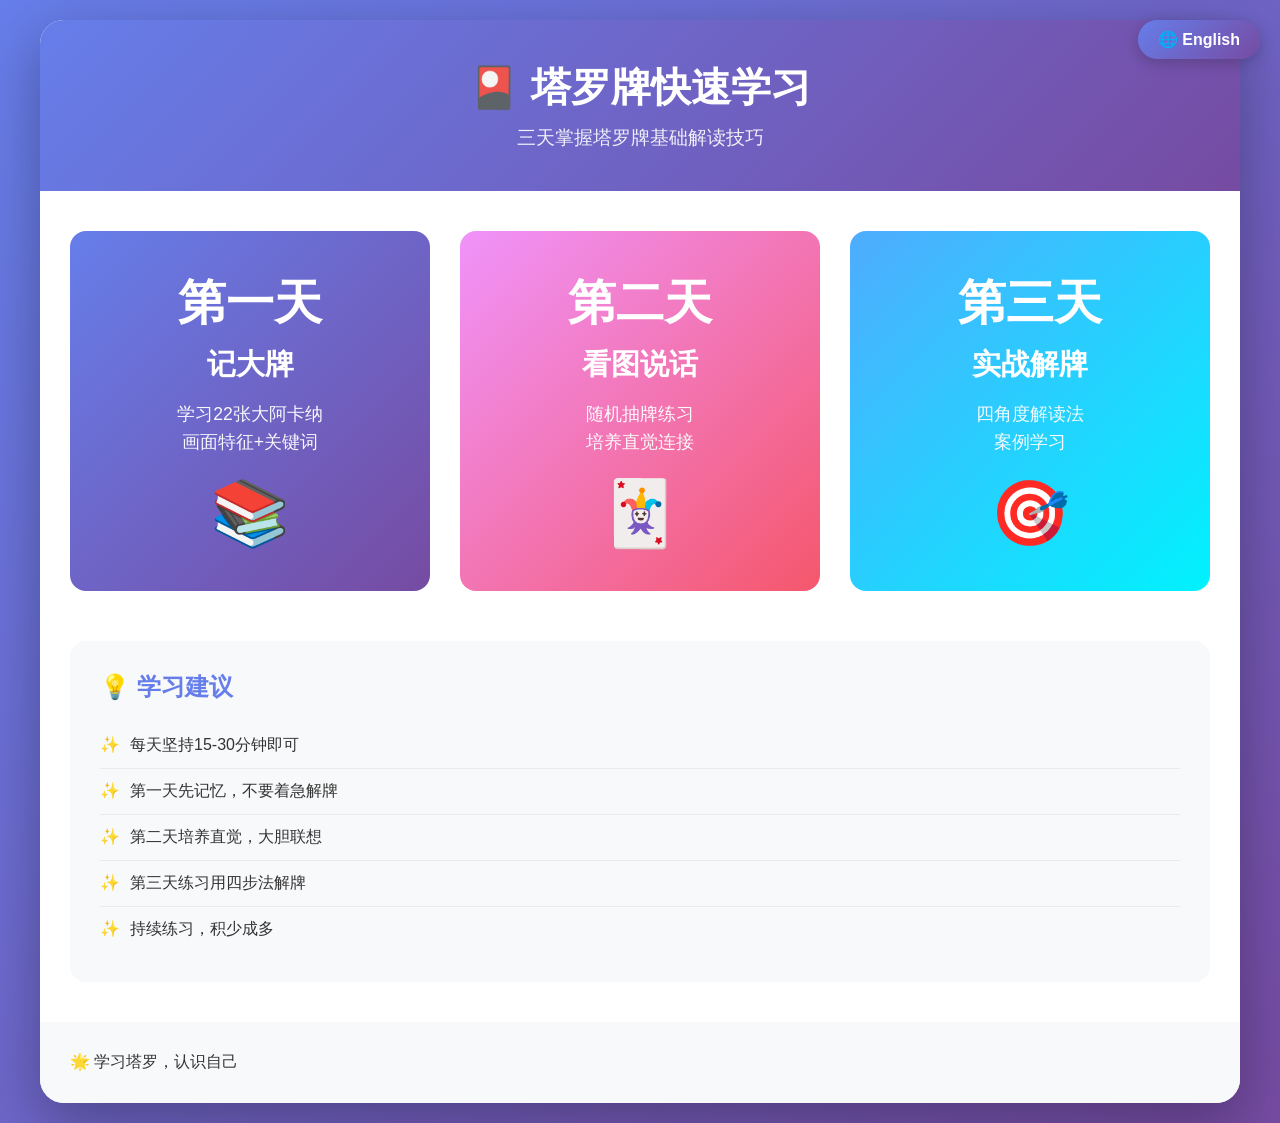
<file: index.html>
<!DOCTYPE html>
<html lang="zh-CN">
<head>
    <meta charset="UTF-8">
    <meta name="viewport" content="width=device-width, initial-scale=1.0">
    <title data-i18n-title="indexTitle">塔罗牌快速学习</title>
    <link rel="stylesheet" href="styles.css">
</head>
<body>
    <div class="lang-switch">
        <button class="lang-btn" id="langBtn" onclick="toggleLanguage()" data-i18n="langBtn">🌐 English</button>
    </div>

    <div class="container">
        <header class="header">
            <h1 class="title" data-i18n="indexTitle">🎴 塔罗牌快速学习</h1>
            <p class="subtitle" data-i18n="indexSubtitle">三天掌握塔罗牌基础解读技巧</p>
        </header>

        <main class="main-content">
            <div class="days-grid">
                <a href="day1.html" class="day-card day-1">
                    <div class="day-number" data-i18n="day1Number">第一天</div>
                    <div class="day-title" data-i18n="day1Title">记大牌</div>
                    <div class="day-desc" data-i18n="day1Desc">学习22张大阿卡纳<br>画面特征+关键词</div>
                    <div class="day-icon">📚</div>
                </a>

                <a href="day2.html" class="day-card day-2">
                    <div class="day-number" data-i18n="day2Number">第二天</div>
                    <div class="day-title" data-i18n="day2Title">看图说话</div>
                    <div class="day-desc" data-i18n="day2Desc">随机抽牌练习<br>培养直觉连接</div>
                    <div class="day-icon">🃏</div>
                </a>

                <a href="day3.html" class="day-card day-3">
                    <div class="day-number" data-i18n="day3Number">第三天</div>
                    <div class="day-title" data-i18n="day3Title">实战解牌</div>
                    <div class="day-desc" data-i18n="day3Desc">四角度解读法<br>案例学习</div>
                    <div class="day-icon">🎯</div>
                </a>
            </div>

            <div class="tips-section">
                <h2 class="tips-title" data-i18n="tipsTitle">💡 学习建议</h2>
                <ul class="tips-list">
                    <li data-i18n="tip1">每天坚持15-30分钟即可</li>
                    <li data-i18n="tip2">第一天先记忆，不要着急解牌</li>
                    <li data-i18n="tip3">第二天培养直觉，大胆联想</li>
                    <li data-i18n="tip4">第三天练习用四步法解牌</li>
                    <li data-i18n="tip5">持续练习，积少成多</li>
                </ul>
            </div>
        </main>

        <footer class="footer">
            <p data-i18n="footerText">🌟 学习塔罗，认识自己</p>
        </footer>
    </div>

    <script src="translation.js"></script>
</body>
</html>
</file>
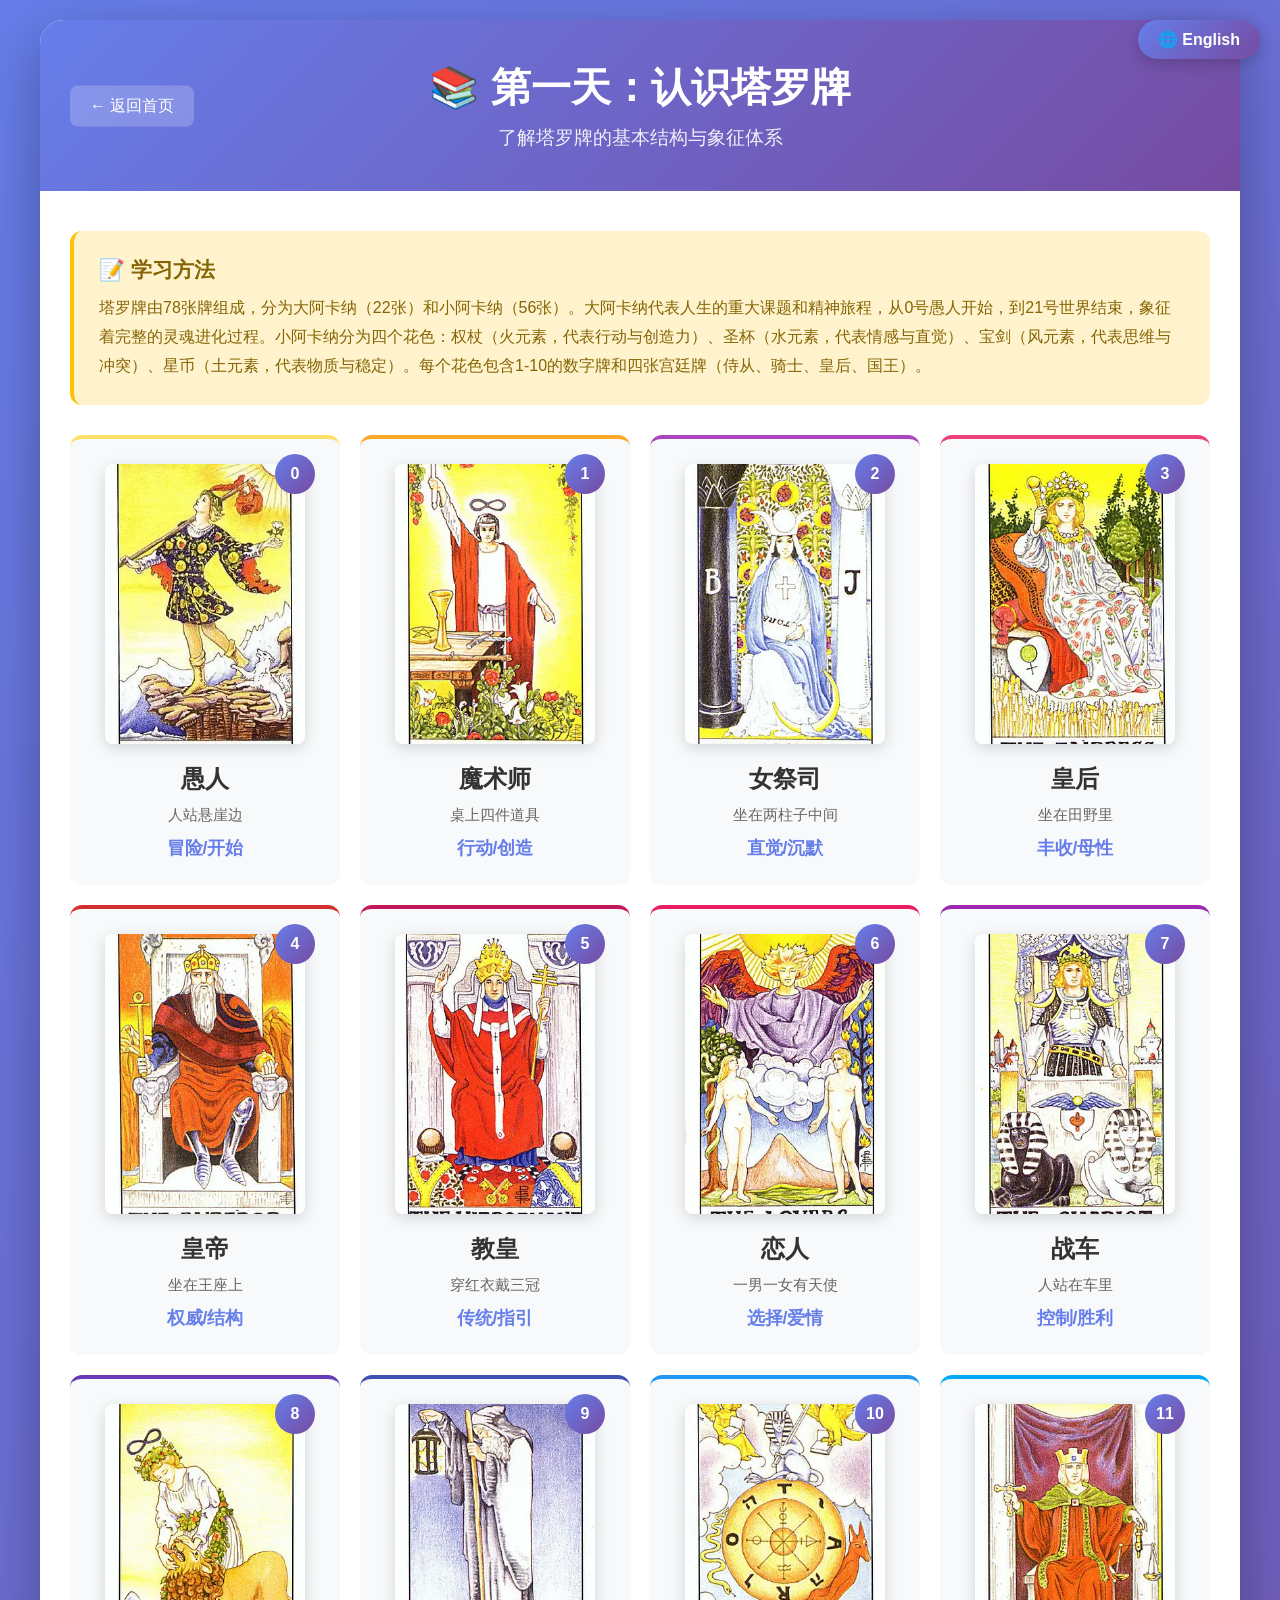
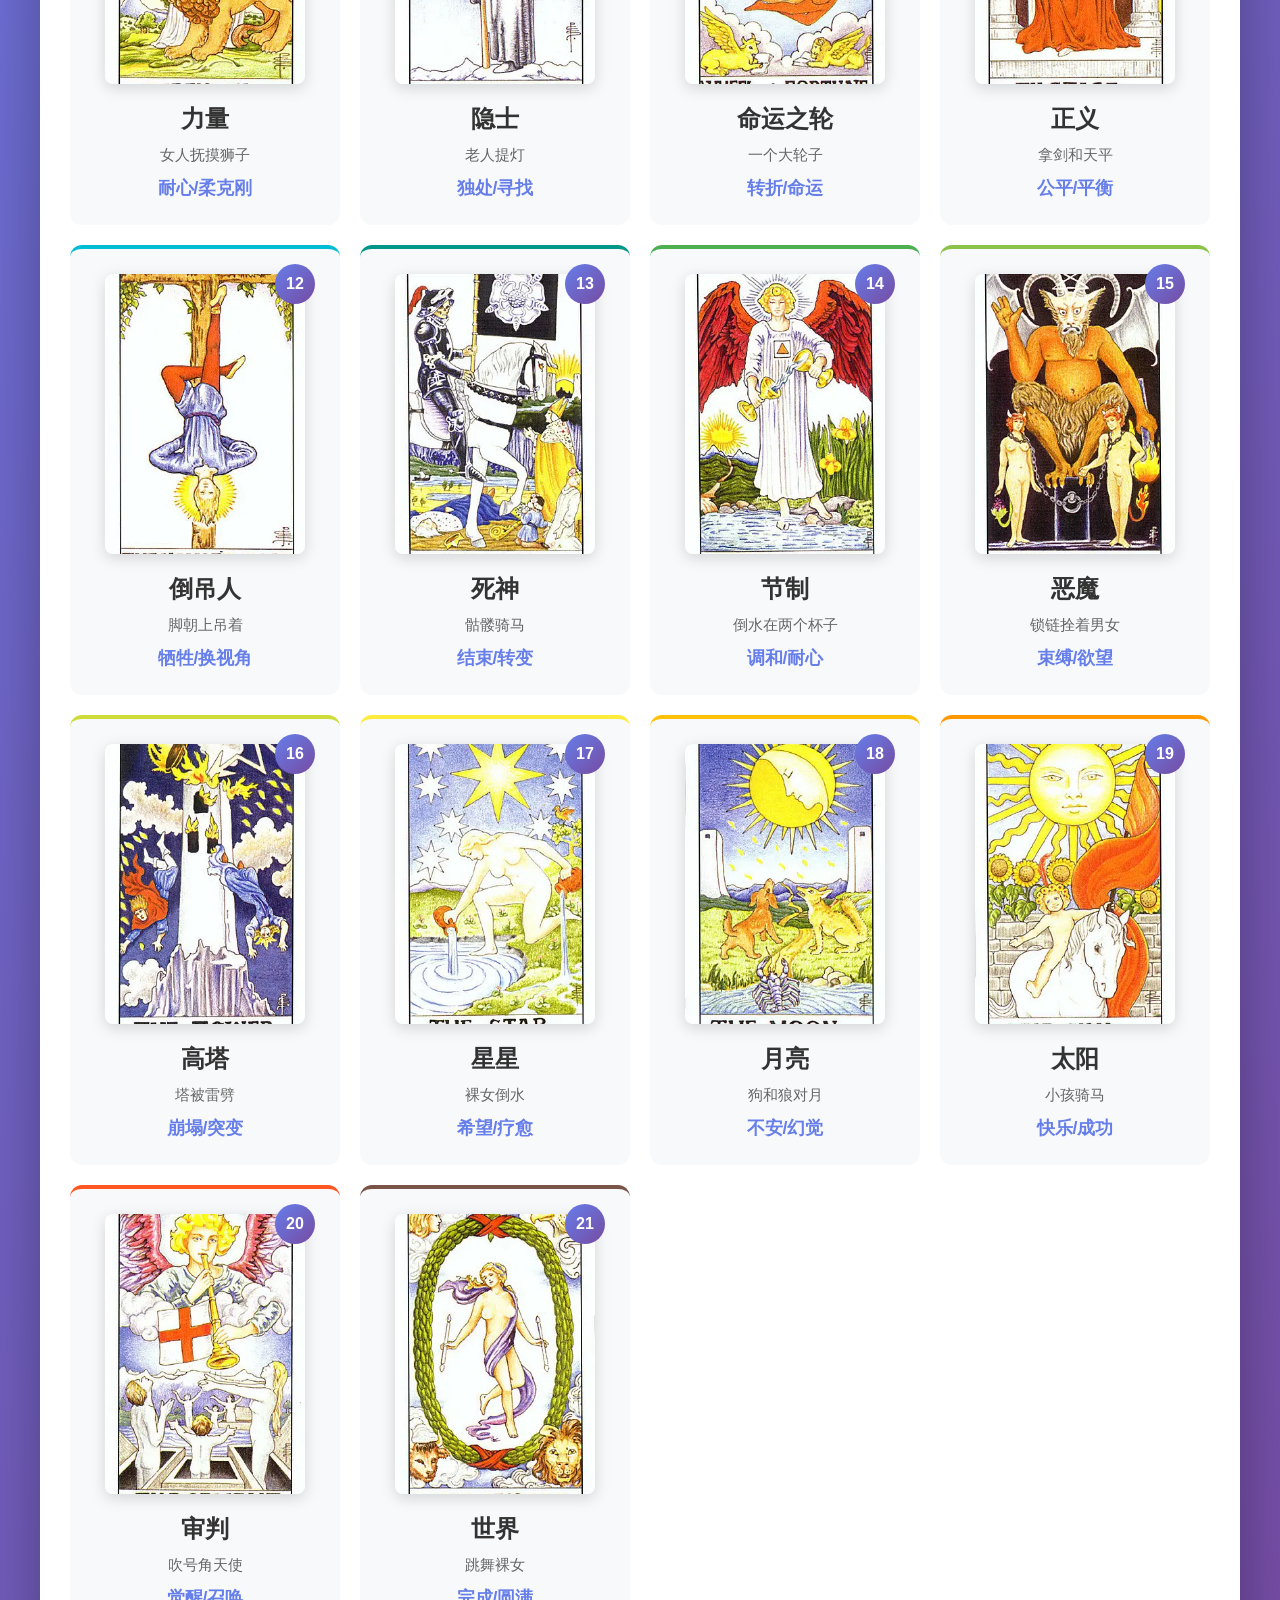
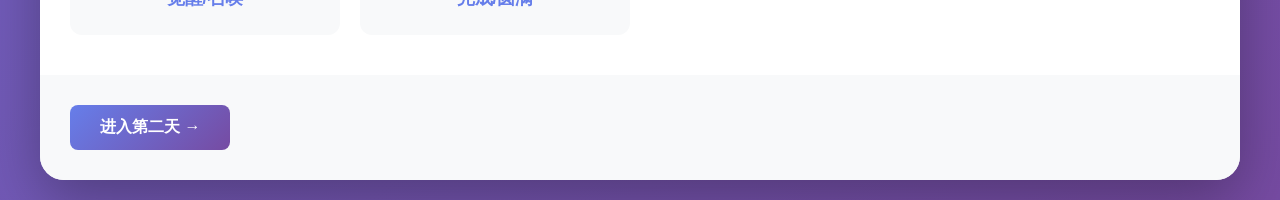
<file: day1.html>
<!DOCTYPE html>
<html lang="zh-CN">
<head>
    <meta charset="UTF-8">
    <meta name="viewport" content="width=device-width, initial-scale=1.0">
    <title data-i18n-title="day1PageTitle">第一天：认识塔罗牌 - 塔罗牌快速学习</title>
    <link rel="stylesheet" href="styles.css">
</head>
<body>
    <div class="lang-switch">
        <button class="lang-btn" id="langBtn" onclick="toggleLanguage()" data-i18n="langBtn">🌐 English</button>
    </div>

    <div class="container">
        <header class="header">
            <a href="index.html" class="back-btn" data-i18n="backBtn">← 返回首页</a>
            <h1 class="title" data-i18n="day1PageTitle">📚 第一天：认识塔罗牌</h1>
            <p class="subtitle" data-i18n="day1Subtitle">了解塔罗牌的基本结构与象征体系</p>
        </header>

        <main class="main-content">
            <div class="day-guide">
                <h2 class="guide-title" data-i18n="day1GuideTitle">📝 学习方法</h2>
                <p class="guide-text" data-i18n="day1GuideText">
                    塔罗牌由78张牌组成，分为大阿卡纳（22张）和小阿卡纳（56张）。大阿卡纳代表人生的重大课题和精神旅程，从0号愚人开始，到21号世界结束，象征着完整的灵魂进化过程。小阿卡纳分为四个花色：权杖（火元素，代表行动与创造力）、圣杯（水元素，代表情感与直觉）、宝剑（风元素，代表思维与冲突）、星币（土元素，代表物质与稳定）。每个花色包含1-10的数字牌和四张宫廷牌（侍从、骑士、皇后、国王）。
                </p>
            </div>

            <div class="cards-grid" id="cardsGrid"></div>
        </main>

        <footer class="footer">
            <a href="day2.html" class="next-page-btn" data-i18n="nextPageBtn">进入第二天 →</a>
        </footer>
    </div>

    <script src="translation.js"></script>
    <script>
        const cardsData = [
            { id: 0, nameKey: "fool", featureKey: "foolFeature", keywordKey: "foolKeyword", color: "#FFE066", img: "图库/愚人.webp" },
            { id: 1, nameKey: "magician", featureKey: "magicianFeature", keywordKey: "magicianKeyword", color: "#FFA726", img: "图库/魔术师.webp" },
            { id: 2, nameKey: "priestess", featureKey: "priestessFeature", keywordKey: "priestessKeyword", color: "#AB47BC", img: "图库/女祭司.webp" },
            { id: 3, nameKey: "empress", featureKey: "empressFeature", keywordKey: "empressKeyword", color: "#EC407A", img: "图库/女皇.webp" },
            { id: 4, nameKey: "emperor", featureKey: "emperorFeature", keywordKey: "emperorKeyword", color: "#D32F2F", img: "图库/皇帝.webp" },
            { id: 5, nameKey: "hierophant", featureKey: "hierophantFeature", keywordKey: "hierophantKeyword", color: "#C2185B", img: "图库/教皇.webp" },
            { id: 6, nameKey: "lovers", featureKey: "loversFeature", keywordKey: "loversKeyword", color: "#E91E63", img: "图库/恋人.webp" },
            { id: 7, nameKey: "chariot", featureKey: "chariotFeature", keywordKey: "chariotKeyword", color: "#9C27B0", img: "图库/战车.webp" },
            { id: 8, nameKey: "strength", featureKey: "strengthFeature", keywordKey: "strengthKeyword", color: "#673AB7", img: "图库/力量.webp" },
            { id: 9, nameKey: "hermit", featureKey: "hermitFeature", keywordKey: "hermitKeyword", color: "#3F51B5", img: "图库/隐士.webp" },
            { id: 10, nameKey: "wheel", featureKey: "wheelFeature", keywordKey: "wheelKeyword", color: "#2196F3", img: "图库/命运之轮.webp" },
            { id: 11, nameKey: "justice", featureKey: "justiceFeature", keywordKey: "justiceKeyword", color: "#03A9F4", img: "图库/正义.webp" },
            { id: 12, nameKey: "hanged", featureKey: "hangedFeature", keywordKey: "hangedKeyword", color: "#00BCD4", img: "图库/倒吊人.webp" },
            { id: 13, nameKey: "death", featureKey: "deathFeature", keywordKey: "deathKeyword", color: "#009688", img: "图库/死神.webp" },
            { id: 14, nameKey: "temperance", featureKey: "temperanceFeature", keywordKey: "temperanceKeyword", color: "#4CAF50", img: "图库/节制.webp" },
            { id: 15, nameKey: "devil", featureKey: "devilFeature", keywordKey: "devilKeyword", color: "#8BC34A", img: "图库/恶魔.webp" },
            { id: 16, nameKey: "tower", featureKey: "towerFeature", keywordKey: "towerKeyword", color: "#CDDC39", img: "图库/高塔.webp" },
            { id: 17, nameKey: "star", featureKey: "starFeature", keywordKey: "starKeyword", color: "#FFEB3B", img: "图库/星星.webp" },
            { id: 18, nameKey: "moon", featureKey: "moonFeature", keywordKey: "moonKeyword", color: "#FFC107", img: "图库/月亮.webp" },
            { id: 19, nameKey: "sun", featureKey: "sunFeature", keywordKey: "sunKeyword", color: "#FF9800", img: "图库/太阳.webp" },
            { id: 20, nameKey: "judgement", featureKey: "judgementFeature", keywordKey: "judgementKeyword", color: "#FF5722", img: "图库/审判.webp" },
            { id: 21, nameKey: "world", featureKey: "worldFeature", keywordKey: "worldKeyword", color: "#795548", img: "图库/世界.webp" }
        ];

        function createCardElement(card) {
            const cardDiv = document.createElement('div');
            cardDiv.className = 'tarot-card';
            cardDiv.style.borderTop = `4px solid ${card.color}`;
            cardDiv.innerHTML = `
                <div class="card-image-wrapper">
                    <img src="${card.img}" alt="${t(card.nameKey)}" class="card-image">
                    <div class="card-number">${card.id}</div>
                </div>
                <div class="card-name" data-i18n="${card.nameKey}">${t(card.nameKey)}</div>
                <div class="card-feature" data-i18n="${card.featureKey}">${t(card.featureKey)}</div>
                <div class="card-keyword" data-i18n="${card.keywordKey}">${t(card.keywordKey)}</div>
            `;
            return cardDiv;
        }

        function renderCards() {
            const grid = document.getElementById('cardsGrid');
            grid.innerHTML = '';
            cardsData.forEach(card => grid.appendChild(createCardElement(card)));
        }

        renderCards();

        document.addEventListener('languageChanged', () => {
            renderCards();
        });
    </script>
</body>
</html>
</file>
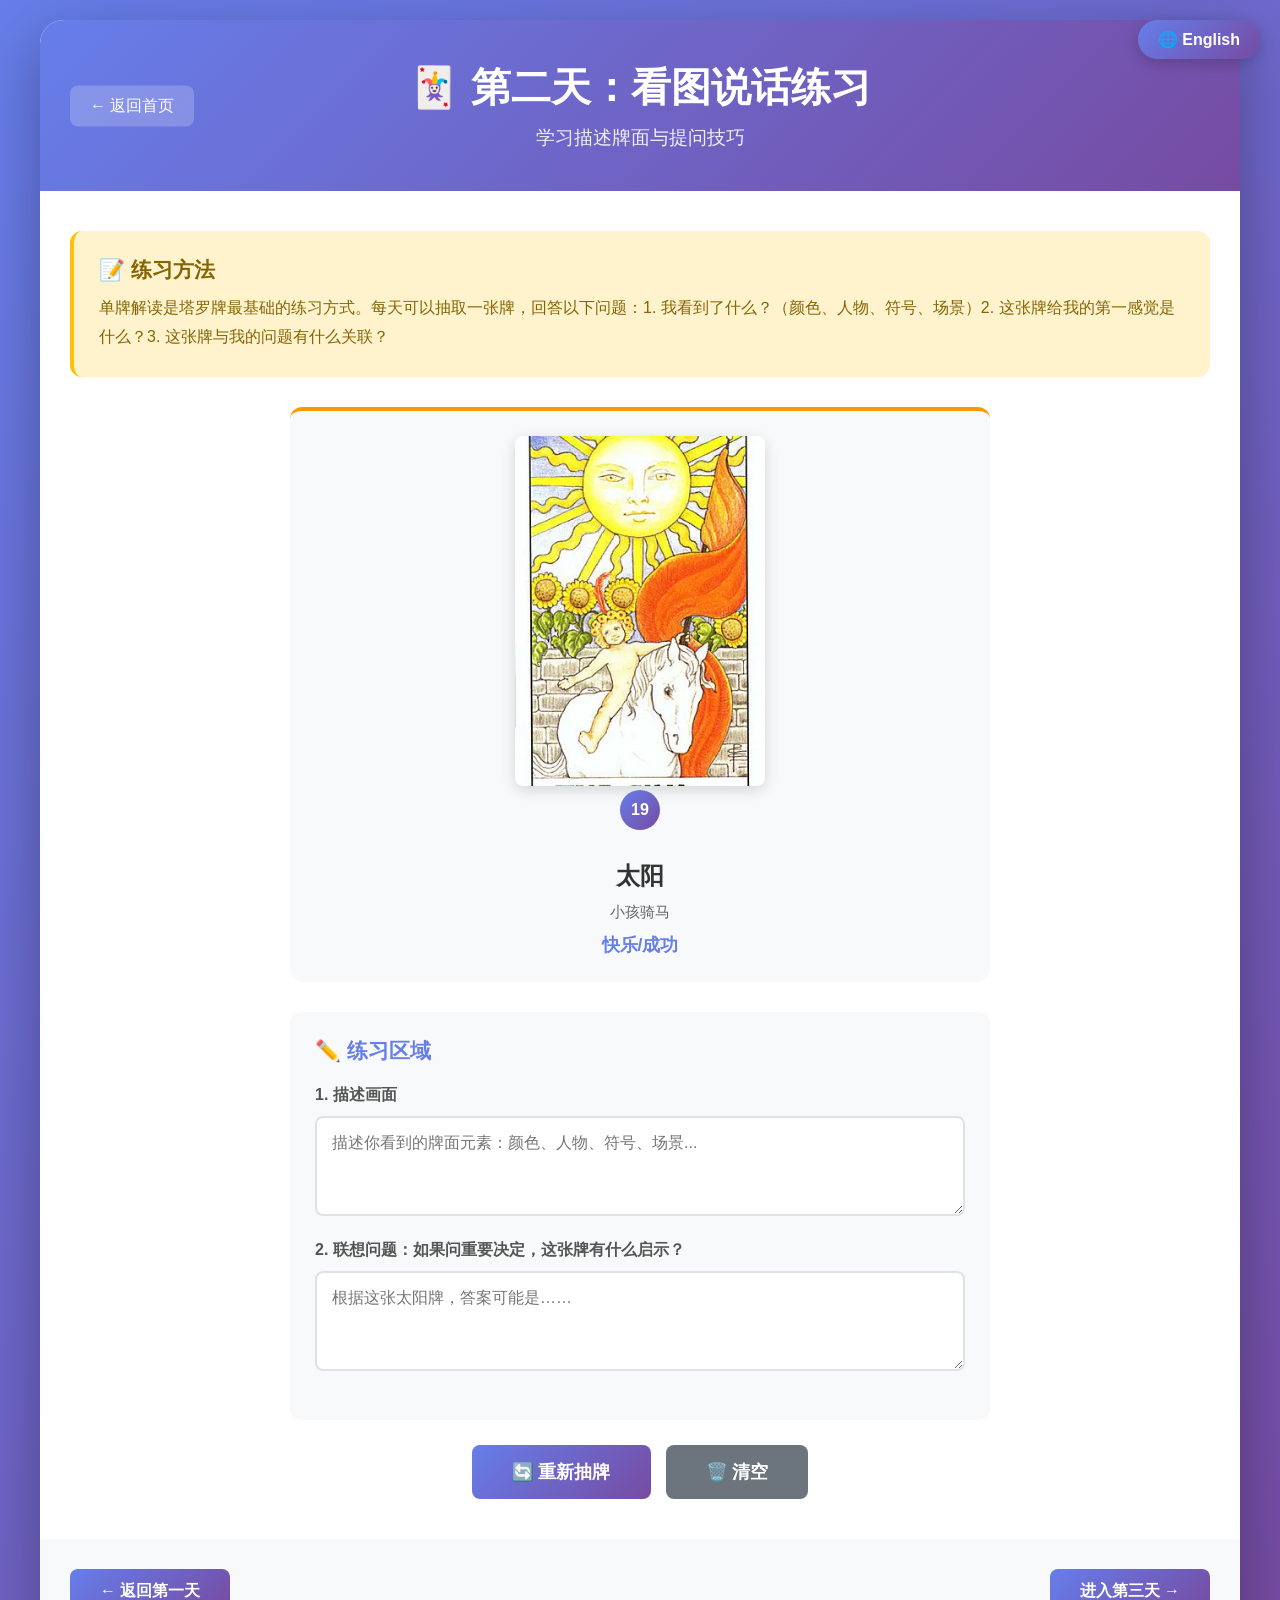
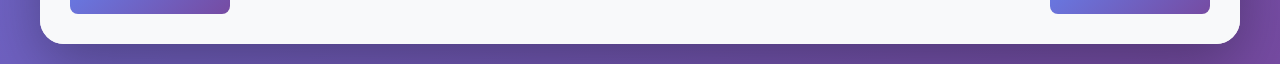
<file: day2.html>
<!DOCTYPE html>
<html lang="zh-CN">
<head>
    <meta charset="UTF-8">
    <meta name="viewport" content="width=device-width, initial-scale=1.0">
    <title data-i18n-title="day2PageTitle">第二天：看图说话练习 - 塔罗牌快速学习</title>
    <link rel="stylesheet" href="styles.css">
</head>
<body>
    <div class="lang-switch">
        <button class="lang-btn" id="langBtn" onclick="toggleLanguage()" data-i18n="langBtn">🌐 English</button>
    </div>

    <div class="container">
        <header class="header">
            <a href="index.html" class="back-btn" data-i18n="backBtn">← 返回首页</a>
            <h1 class="title" data-i18n="day2PageTitle">🃏 第二天：看图说话练习</h1>
            <p class="subtitle" data-i18n="day2Subtitle">学习描述牌面与提问技巧</p>
        </header>

        <main class="main-content">
            <div class="day-guide">
                <h2 class="guide-title" data-i18n="day2GuideTitle">📝 练习方法</h2>
                <p class="guide-text" data-i18n="day2GuideText">
                    单牌解读是塔罗牌最基础的练习方式。每天可以抽取一张牌，回答以下问题：
                    1. 我看到了什么？（颜色、人物、符号、场景）
                    2. 这张牌给我的第一感觉是什么？
                    3. 这张牌与我的问题有什么关联？
                </p>
            </div>

            <div class="practice-area">
                <div class="card-display" id="cardDisplay">
                    <div class="card-image-wrapper">
                        <img src="图库/愚人.webp" alt="愚人" class="card-image-large" id="cardImage">
                        <div class="card-number" id="cardNumber">0</div>
                    </div>
                    <div class="card-name" id="cardName">愚人</div>
                    <div class="card-feature" id="cardFeature">人站悬崖边</div>
                    <div class="card-keyword" id="cardKeyword">冒险/开始</div>
                </div>

                <div class="exercise-section">
                    <h3 class="exercise-title" data-i18n="exerciseTitle">✏️ 练习区域</h3>
                    
                    <div class="exercise-item">
                        <label class="exercise-label" data-i18n="describeLabel">1. 描述画面</label>
                        <textarea class="exercise-input" id="describeInput" data-i18n-placeholder="describePlaceholder" placeholder="描述你看到的牌面元素：颜色、人物、符号、场景..."></textarea>
                    </div>

                    <div class="exercise-item">
                        <label class="exercise-label" id="questionLabel" data-i18n="questionLabel">2. 联想问题：如果问"今天运气如何"，这张牌会怎么回答？</label>
                        <textarea class="exercise-input" id="questionInput" data-i18n-placeholder="questionInputPlaceholder" placeholder="输入你想问的问题（建议使用开放式问题）..."></textarea>
                    </div>
                </div>

                <div class="button-group">
                    <button class="btn btn-primary" id="refreshBtn" data-i18n="refreshBtn">🔄 重新抽牌</button>
                    <button class="btn btn-secondary" id="clearBtn" data-i18n="clearBtn">🗑️ 清空</button>
                </div>
            </div>
        </main>

        <footer class="footer">
            <a href="day1.html" class="prev-page-btn" data-i18n="prevPageBtn">← 返回第一天</a>
            <a href="day3.html" class="next-page-btn" data-i18n="nextPageBtn3">进入第三天 →</a>
        </footer>
    </div>

    <script src="translation.js"></script>
    <script>
        const cardsData = [
            { id: 0, nameKey: "fool", featureKey: "foolFeature", keywordKey: "foolKeyword", color: "#FFE066", img: "图库/愚人.webp" },
            { id: 1, nameKey: "magician", featureKey: "magicianFeature", keywordKey: "magicianKeyword", color: "#FFA726", img: "图库/魔术师.webp" },
            { id: 2, nameKey: "priestess", featureKey: "priestessFeature", keywordKey: "priestessKeyword", color: "#AB47BC", img: "图库/女祭司.webp" },
            { id: 3, nameKey: "empress", featureKey: "empressFeature", keywordKey: "empressKeyword", color: "#EC407A", img: "图库/女皇.webp" },
            { id: 4, nameKey: "emperor", featureKey: "emperorFeature", keywordKey: "emperorKeyword", color: "#D32F2F", img: "图库/皇帝.webp" },
            { id: 5, nameKey: "hierophant", featureKey: "hierophantFeature", keywordKey: "hierophantKeyword", color: "#C2185B", img: "图库/教皇.webp" },
            { id: 6, nameKey: "lovers", featureKey: "loversFeature", keywordKey: "loversKeyword", color: "#E91E63", img: "图库/恋人.webp" },
            { id: 7, nameKey: "chariot", featureKey: "chariotFeature", keywordKey: "chariotKeyword", color: "#9C27B0", img: "图库/战车.webp" },
            { id: 8, nameKey: "strength", featureKey: "strengthFeature", keywordKey: "strengthKeyword", color: "#673AB7", img: "图库/力量.webp" },
            { id: 9, nameKey: "hermit", featureKey: "hermitFeature", keywordKey: "hermitKeyword", color: "#3F51B5", img: "图库/隐士.webp" },
            { id: 10, nameKey: "wheel", featureKey: "wheelFeature", keywordKey: "wheelKeyword", color: "#2196F3", img: "图库/命运之轮.webp" },
            { id: 11, nameKey: "justice", featureKey: "justiceFeature", keywordKey: "justiceKeyword", color: "#03A9F4", img: "图库/正义.webp" },
            { id: 12, nameKey: "hanged", featureKey: "hangedFeature", keywordKey: "hangedKeyword", color: "#00BCD4", img: "图库/倒吊人.webp" },
            { id: 13, nameKey: "death", featureKey: "deathFeature", keywordKey: "deathKeyword", color: "#009688", img: "图库/死神.webp" },
            { id: 14, nameKey: "temperance", featureKey: "temperanceFeature", keywordKey: "temperanceKeyword", color: "#4CAF50", img: "图库/节制.webp" },
            { id: 15, nameKey: "devil", featureKey: "devilFeature", keywordKey: "devilKeyword", color: "#8BC34A", img: "图库/恶魔.webp" },
            { id: 16, nameKey: "tower", featureKey: "towerFeature", keywordKey: "towerKeyword", color: "#CDDC39", img: "图库/高塔.webp" },
            { id: 17, nameKey: "star", featureKey: "starFeature", keywordKey: "starKeyword", color: "#FFEB3B", img: "图库/星星.webp" },
            { id: 18, nameKey: "moon", featureKey: "moonFeature", keywordKey: "moonKeyword", color: "#FFC107", img: "图库/月亮.webp" },
            { id: 19, nameKey: "sun", featureKey: "sunFeature", keywordKey: "sunKeyword", color: "#FF9800", img: "图库/太阳.webp" },
            { id: 20, nameKey: "judgement", featureKey: "judgementFeature", keywordKey: "judgementKeyword", color: "#FF5722", img: "图库/审判.webp" },
            { id: 21, nameKey: "world", featureKey: "worldFeature", keywordKey: "worldKeyword", color: "#795548", img: "图库/世界.webp" }
        ];

        const questionKeys = [
            "qTodayLuck", "qLove", "qCareer", "qRelationship", "qHealth",
            "qFinance", "qStudy", "qTravel", "qGrowth", "qDecision",
            "qFamily", "qFuture"
        ];

        let currentCard = null;
        let currentQuestionKey = "";

        function getRandomQuestion() {
            return questionKeys[Math.floor(Math.random() * questionKeys.length)];
        }

        function drawRandomCard() {
            const randomIndex = Math.floor(Math.random() * cardsData.length);
            currentCard = cardsData[randomIndex];
            currentQuestionKey = getRandomQuestion();
            updateDisplay();
        }

        function updateDisplay() {
            const display = document.getElementById('cardDisplay');
            display.style.borderTop = `4px solid ${currentCard.color}`;
            document.getElementById('cardImage').src = currentCard.img;
            document.getElementById('cardImage').alt = t(currentCard.nameKey);
            document.getElementById('cardNumber').textContent = currentCard.id;
            document.getElementById('cardName').textContent = t(currentCard.nameKey);
            document.getElementById('cardFeature').textContent = t(currentCard.featureKey);
            document.getElementById('cardKeyword').textContent = t(currentCard.keywordKey);
            document.getElementById('questionLabel').textContent = `${t('questionLabelPrefix')}${t(currentQuestionKey)}`;
            document.getElementById('questionInput').placeholder = `${t('questionPlaceholderPrefix')}${t(currentCard.nameKey)}${t('questionPlaceholderSuffix')}`;
        }

        function clearInputs() {
            document.getElementById('describeInput').value = '';
            document.getElementById('questionInput').value = '';
        }

        document.getElementById('refreshBtn').addEventListener('click', drawRandomCard);
        document.getElementById('clearBtn').addEventListener('click', clearInputs);

        document.addEventListener('languageChanged', () => {
            if (currentCard) {
                updateDisplay();
            }
        });

        drawRandomCard();
    </script>
</body>
</html>
</file>
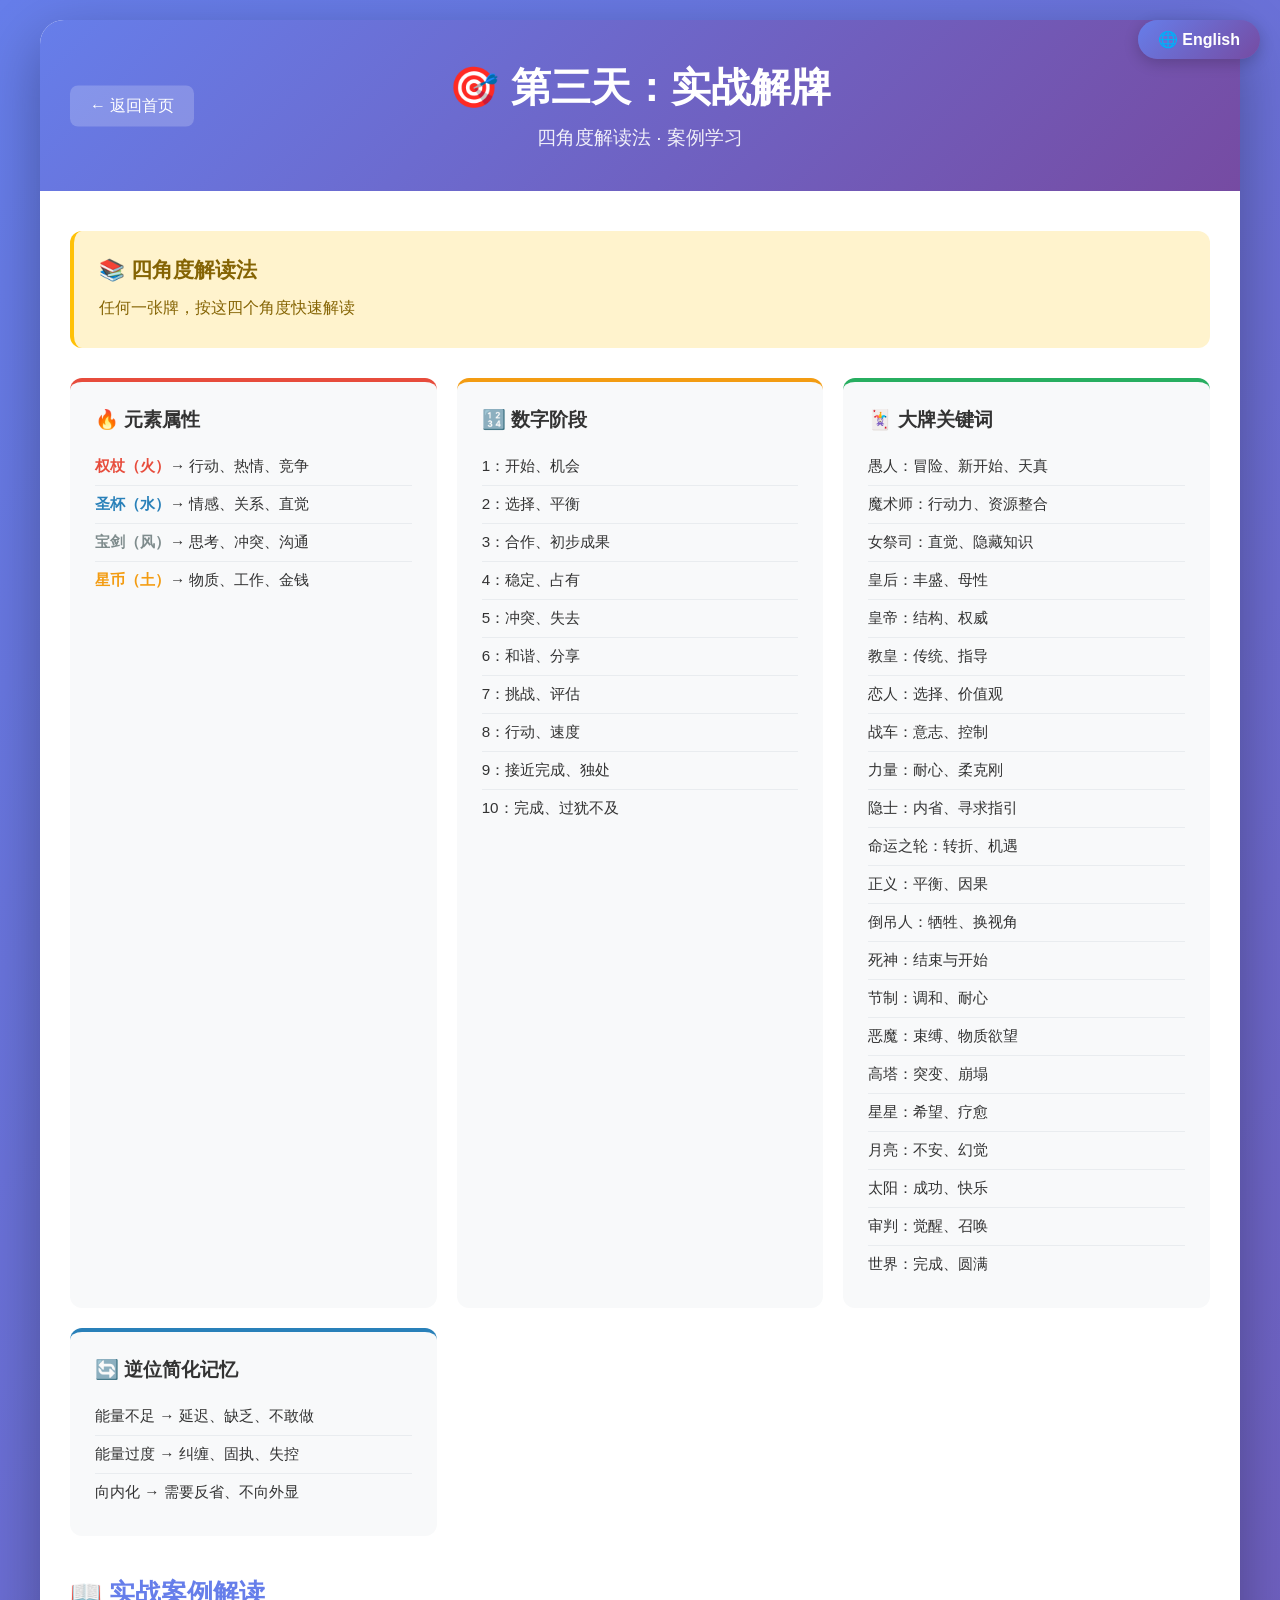
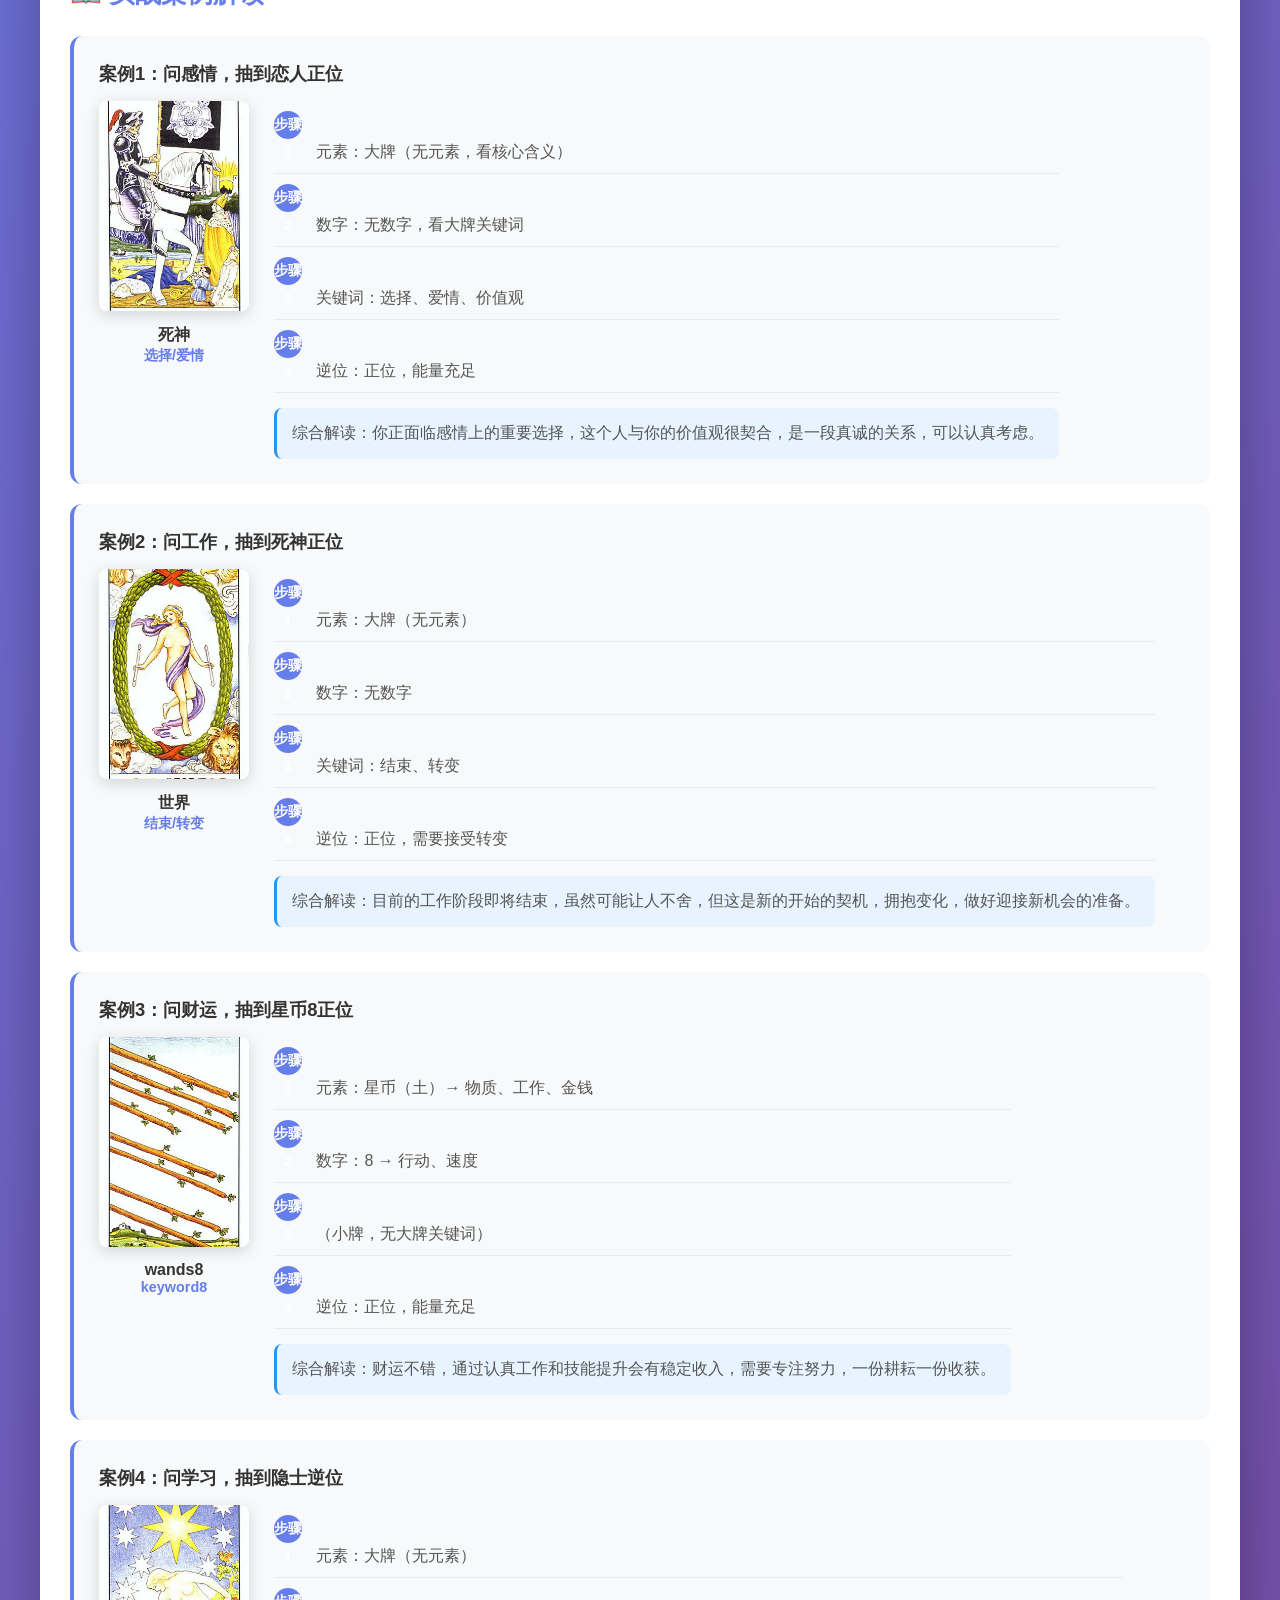
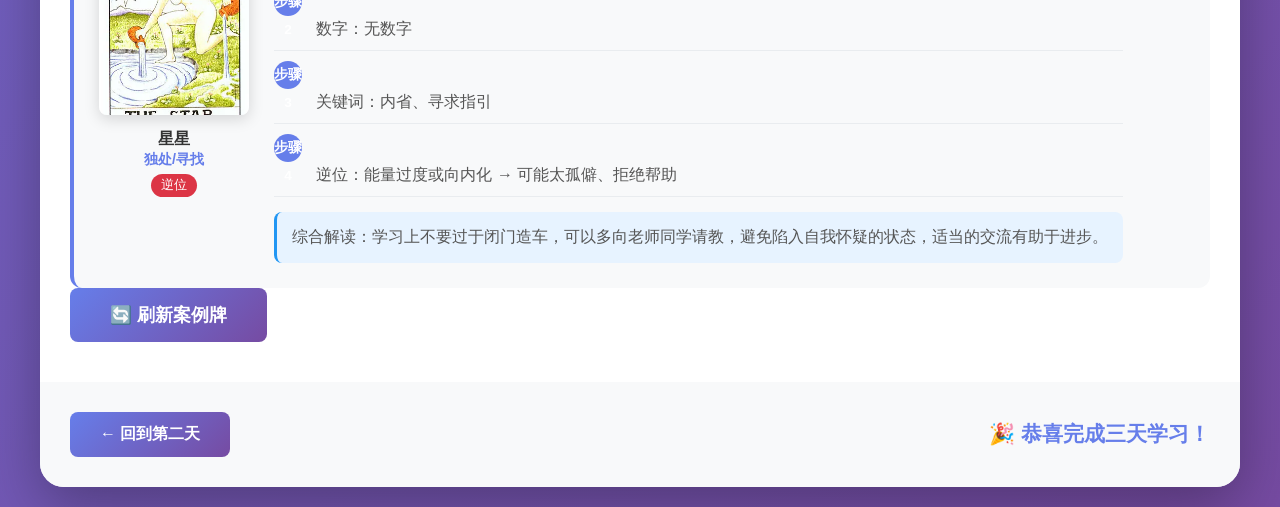
<file: day3.html>
<!DOCTYPE html>
<html lang="zh-CN">
<head>
    <meta charset="UTF-8">
    <meta name="viewport" content="width=device-width, initial-scale=1.0">
    <title data-i18n-title="day3PageTitle">第三天：实战解牌 - 塔罗牌快速学习</title>
    <link rel="stylesheet" href="styles.css">
</head>
<body>
    <div class="lang-switch">
        <button class="lang-btn" id="langBtn" onclick="toggleLanguage()" data-i18n="langBtn">🌐 English</button>
    </div>

    <div class="container">
        <header class="header">
            <a href="index.html" class="back-btn" data-i18n="backBtn">← 返回首页</a>
            <h1 class="title" data-i18n="day3PageTitle">🎯 第三天：实战解牌</h1>
            <p class="subtitle" data-i18n="day3Subtitle">四角度解读法 · 案例学习</p>
        </header>

        <main class="main-content">
            <div class="day-guide">
                <h2 class="guide-title" data-i18n="day3GuideTitle">📚 四角度解读法</h2>
                <p class="guide-text" data-i18n="day3GuideText">任何一张牌，按这四个角度快速解读</p>
            </div>

            <div class="four-methods">
                <div class="method-card method-1">
                    <h3 class="method-title" data-i18n="method1Title">🔥 元素属性</h3>
                    <ul class="method-list">
                        <li><span class="suit-wands" data-i18n="method1Wands">权杖（火）</span><span data-i18n="method1WandsDesc">→ 行动、热情、竞争</span></li>
                        <li><span class="suit-cups" data-i18n="method1Cups">圣杯（水）</span><span data-i18n="method1CupsDesc">→ 情感、关系、直觉</span></li>
                        <li><span class="suit-swords" data-i18n="method1Swords">宝剑（风）</span><span data-i18n="method1SwordsDesc">→ 思考、冲突、沟通</span></li>
                        <li><span class="suit-pentacles" data-i18n="method1Pentacles">星币（土）</span><span data-i18n="method1PentaclesDesc">→ 物质、工作、金钱</span></li>
                    </ul>
                </div>

                <div class="method-card method-2">
                    <h3 class="method-title" data-i18n="method2Title">🔢 数字阶段</h3>
                    <ul class="method-list" id="method2List">
                        <li data-i18n="method2_1">1：开始、机会</li>
                        <li data-i18n="method2_2">2：选择、平衡</li>
                        <li data-i18n="method2_3">3：合作、初步成果</li>
                        <li data-i18n="method2_4">4：稳定、占有</li>
                        <li data-i18n="method2_5">5：冲突、失去</li>
                        <li data-i18n="method2_6">6：和谐、分享</li>
                        <li data-i18n="method2_7">7：挑战、评估</li>
                        <li data-i18n="method2_8">8：行动、速度</li>
                        <li data-i18n="method2_9">9：接近完成、独处</li>
                        <li data-i18n="method2_10">10：完成、过犹不及</li>
                    </ul>
                </div>

                <div class="method-card method-3">
                    <h3 class="method-title" data-i18n="method3Title">🃏 大牌关键词</h3>
                    <ul class="method-list" id="method3List">
                        <li data-i18n="method3_1">愚人：冒险、新开始、天真</li>
                        <li data-i18n="method3_2">魔术师：行动力、资源整合</li>
                        <li data-i18n="method3_3">女祭司：直觉、隐藏知识</li>
                        <li data-i18n="method3_4">皇后：丰盛、母性</li>
                        <li data-i18n="method3_5">皇帝：结构、权威</li>
                        <li data-i18n="method3_6">教皇：传统、指导</li>
                        <li data-i18n="method3_7">恋人：选择、价值观</li>
                        <li data-i18n="method3_8">战车：意志、控制</li>
                        <li data-i18n="method3_9">力量：耐心、柔克刚</li>
                        <li data-i18n="method3_10">隐士：内省、寻求指引</li>
                        <li data-i18n="method3_11">命运之轮：转折、机遇</li>
                        <li data-i18n="method3_12">正义：平衡、因果</li>
                        <li data-i18n="method3_13">倒吊人：牺牲、换视角</li>
                        <li data-i18n="method3_14">死神：结束与开始</li>
                        <li data-i18n="method3_15">节制：调和、耐心</li>
                        <li data-i18n="method3_16">恶魔：束缚、物质欲望</li>
                        <li data-i18n="method3_17">高塔：突变、崩塌</li>
                        <li data-i18n="method3_18">星星：希望、疗愈</li>
                        <li data-i18n="method3_19">月亮：不安、幻觉</li>
                        <li data-i18n="method3_20">太阳：成功、快乐</li>
                        <li data-i18n="method3_21">审判：觉醒、召唤</li>
                        <li data-i18n="method3_22">世界：完成、圆满</li>
                    </ul>
                </div>

                <div class="method-card method-4">
                    <h3 class="method-title" data-i18n="method4Title">🔄 逆位简化记忆</h3>
                    <ul class="method-list" id="method4List">
                        <li data-i18n="method4_1">能量不足 → 延迟、缺乏、不敢做</li>
                        <li data-i18n="method4_2">能量过度 → 纠缠、固执、失控</li>
                        <li data-i18n="method4_3">向内化 → 需要反省、不向外显</li>
                    </ul>
                </div>
            </div>

            <h2 class="case-title" data-i18n="caseTitle">📖 实战案例解读</h2>

            <div class="case-section" id="caseSection">
                <div class="case-card">
                    <div class="case-header" data-i18n="case1Header">案例1：问感情，抽到恋人正位</div>
                    <div class="case-card-inner">
                        <div class="case-card-image">
                            <img src="图库/恋人.webp" alt="恋人" class="case-image" id="case1Img">
                            <div class="case-card-name" data-i18n="lovers">恋人</div>
                            <div class="case-card-keyword" data-i18n="loversKeyword">选择、爱情、价值观</div>
                        </div>
                        <div class="case-content">
                            <div class="case-step">
                                <span class="step-num" data-i18n="step1">步骤1</span>
                                <span class="step-text" data-i18n="case1Step1">元素：大牌（无元素，看核心含义）</span>
                            </div>
                            <div class="case-step">
                                <span class="step-num" data-i18n="step2">步骤2</span>
                                <span class="step-text" data-i18n="case1Step2">数字：无数字，看大牌关键词</span>
                            </div>
                            <div class="case-step">
                                <span class="step-num" data-i18n="step3">步骤3</span>
                                <span class="step-text" data-i18n="case1Step3">关键词：选择、爱情、价值观</span>
                            </div>
                            <div class="case-step">
                                <span class="step-num" data-i18n="step4">步骤4</span>
                                <span class="step-text" data-i18n="case1Step4">逆位：正位，能量充足</span>
                            </div>
                            <div class="case-result" data-i18n="case1Result">
                                <strong>综合解读：</strong>你正面临感情上的重要选择，这个人与你的价值观很契合，是一段真诚的关系，可以认真考虑。
                            </div>
                        </div>
                    </div>
                </div>

                <div class="case-card">
                    <div class="case-header" data-i18n="case2Header">案例2：问工作，抽到死神正位</div>
                    <div class="case-card-inner">
                        <div class="case-card-image">
                            <img src="图库/死神.webp" alt="死神" class="case-image" id="case2Img">
                            <div class="case-card-name" data-i18n="death">死神</div>
                            <div class="case-card-keyword" data-i18n="deathKeyword">结束、转变</div>
                        </div>
                        <div class="case-content">
                            <div class="case-step">
                                <span class="step-num" data-i18n="step1">步骤1</span>
                                <span class="step-text" data-i18n="case2Step1">元素：大牌（无元素）</span>
                            </div>
                            <div class="case-step">
                                <span class="step-num" data-i18n="step2">步骤2</span>
                                <span class="step-text" data-i18n="case2Step2">数字：无数字</span>
                            </div>
                            <div class="case-step">
                                <span class="step-num" data-i18n="step3">步骤3</span>
                                <span class="step-text" data-i18n="case2Step3">关键词：结束、转变</span>
                            </div>
                            <div class="case-step">
                                <span class="step-num" data-i18n="step4">步骤4</span>
                                <span class="step-text" data-i18n="case2Step4">逆位：正位，需要接受转变</span>
                            </div>
                            <div class="case-result" data-i18n="case2Result">
                                <strong>综合解读：</strong>目前的工作阶段即将结束，虽然可能让人不舍，但这是新的开始的契机，拥抱变化，做好迎接新机会的准备。
                            </div>
                        </div>
                    </div>
                </div>

                <div class="case-card">
                    <div class="case-header" data-i18n="case3Header">案例3：问财运，抽到星币8正位</div>
                    <div class="case-card-inner">
                        <div class="case-card-image">
                            <img src="图库/星币八.webp" alt="星币8" class="case-image" id="case3Img">
                            <div class="case-card-name">星币8</div>
                            <div class="case-card-keyword" data-i18n="keyword8">行动、速度</div>
                        </div>
                        <div class="case-content">
                            <div class="case-step">
                                <span class="step-num" data-i18n="step1">步骤1</span>
                                <span class="step-text" data-i18n="case3Step1">元素：星币（土）→ 物质、工作、金钱</span>
                            </div>
                            <div class="case-step">
                                <span class="step-num" data-i18n="step2">步骤2</span>
                                <span class="step-text" data-i18n="case3Step2">数字：8 → 行动、速度</span>
                            </div>
                            <div class="case-step">
                                <span class="step-num" data-i18n="step3">步骤3</span>
                                <span class="step-text" data-i18n="case3Step3">（小牌，无大牌关键词）</span>
                            </div>
                            <div class="case-step">
                                <span class="step-num" data-i18n="step4">步骤4</span>
                                <span class="step-text" data-i18n="case3Step4">逆位：正位，能量充足</span>
                            </div>
                            <div class="case-result" data-i18n="case3Result">
                                <strong>综合解读：</strong>财运不错，通过认真工作和技能提升会有稳定收入，需要专注努力，一份耕耘一份收获。
                            </div>
                        </div>
                    </div>
                </div>

                <div class="case-card">
                    <div class="case-header" data-i18n="case4Header">案例4：问学习，抽到隐士逆位</div>
                    <div class="case-card-inner">
                        <div class="case-card-image">
                            <img src="图库/隐士.webp" alt="隐士" class="case-image" id="case4Img">
                            <div class="case-card-name" data-i18n="hermit">隐士</div>
                            <div class="case-card-keyword" data-i18n="hermitKeyword">内省、寻求指引</div>
                            <div class="case-card-reversed" data-i18n="reversed">逆位</div>
                        </div>
                        <div class="case-content">
                            <div class="case-step">
                                <span class="step-num" data-i18n="step1">步骤1</span>
                                <span class="step-text" data-i18n="case4Step1">元素：大牌（无元素）</span>
                            </div>
                            <div class="case-step">
                                <span class="step-num" data-i18n="step2">步骤2</span>
                                <span class="step-text" data-i18n="case4Step2">数字：无数字</span>
                            </div>
                            <div class="case-step">
                                <span class="step-num" data-i18n="step3">步骤3</span>
                                <span class="step-text" data-i18n="case4Step3">关键词：内省、寻求指引</span>
                            </div>
                            <div class="case-step">
                                <span class="step-num" data-i18n="step4">步骤4</span>
                                <span class="step-text" data-i18n="case4Step4">逆位：能量过度或向内化 → 可能太孤僻、拒绝帮助</span>
                            </div>
                            <div class="case-result" data-i18n="case4Result">
                                <strong>综合解读：</strong>学习上不要过于闭门造车，可以多向老师同学请教，避免陷入自我怀疑的状态，适当的交流有助于进步。
                            </div>
                        </div>
                    </div>
                </div>
            </div>

            <div class="refresh-section">
                <button class="btn btn-primary" id="refreshCaseBtn" data-i18n="refreshCaseBtn">🔄 刷新案例牌</button>
            </div>
        </main>

        <footer class="footer">
            <a href="day2.html" class="prev-page-btn" data-i18n="prevPageBtn2">← 回到第二天</a>
            <span class="finish-text" data-i18n="finishText">🎉 恭喜完成三天学习！</span>
        </footer>
    </div>

    <script src="translation.js"></script>
    <script>
        const cases = [
            { id: 'case1Img', nameKey: 'lovers', img: '图库/恋人.webp' },
            { id: 'case2Img', nameKey: 'death', img: '图库/死神.webp' },
            { id: 'case3Img', nameKey: 'pentacles8', img: '图库/星币八.webp' },
            { id: 'case4Img', nameKey: 'hermit', img: '图库/隐士.webp' }
        ];

        const majorArcana = [
            { nameKey: 'fool', img: '图库/愚人.webp' },
            { nameKey: 'magician', img: '图库/魔术师.webp' },
            { nameKey: 'priestess', img: '图库/女祭司.webp' },
            { nameKey: 'empress', img: '图库/女皇.webp' },
            { nameKey: 'emperor', img: '图库/皇帝.webp' },
            { nameKey: 'hierophant', img: '图库/教皇.webp' },
            { nameKey: 'lovers', img: '图库/恋人.webp' },
            { nameKey: 'chariot', img: '图库/战车.webp' },
            { nameKey: 'strength', img: '图库/力量.webp' },
            { nameKey: 'hermit', img: '图库/隐士.webp' },
            { nameKey: 'wheel', img: '图库/命运之轮.webp' },
            { nameKey: 'justice', img: '图库/正义.webp' },
            { nameKey: 'hanged', img: '图库/倒吊人.webp' },
            { nameKey: 'death', img: '图库/死神.webp' },
            { nameKey: 'temperance', img: '图库/节制.webp' },
            { nameKey: 'devil', img: '图库/恶魔.webp' },
            { nameKey: 'tower', img: '图库/高塔.webp' },
            { nameKey: 'star', img: '图库/星星.webp' },
            { nameKey: 'moon', img: '图库/月亮.webp' },
            { nameKey: 'sun', img: '图库/太阳.webp' },
            { nameKey: 'judgement', img: '图库/审判.webp' },
            { nameKey: 'world', img: '图库/世界.webp' }
        ];

        const minorArcana = [
            { nameKey: 'pentacles8', img: '图库/星币八.webp' },
            { nameKey: 'pentacles7', img: '图库/星币七.webp' },
            { nameKey: 'pentacles6', img: '图库/星币六.webp' },
            { nameKey: 'pentacles5', img: '图库/星币五.webp' },
            { nameKey: 'pentacles4', img: '图库/星币四.webp' },
            { nameKey: 'pentacles3', img: '图库/星币三.webp' },
            { nameKey: 'pentacles2', img: '图库/星币二.webp' },
            { nameKey: 'cups8', img: '图库/圣杯八.webp' },
            { nameKey: 'swords8', img: '图库/宝剑八.webp' },
            { nameKey: 'wands8', img: '图库/权杖八.webp' }
        ];

        function refreshCases() {
            const case1Card = majorArcana[Math.floor(Math.random() * majorArcana.length)];
            const case2Card = majorArcana[Math.floor(Math.random() * majorArcana.length)];
            const case3Card = minorArcana[Math.floor(Math.random() * minorArcana.length)];
            const case4Card = majorArcana[Math.floor(Math.random() * majorArcana.length)];

            document.getElementById('case1Img').src = case1Card.img;
            document.getElementById('case2Img').src = case2Card.img;
            document.getElementById('case3Img').src = case3Card.img;
            document.getElementById('case4Img').src = case4Card.img;
            
            const caseCards = document.querySelectorAll('.case-card');
            const newCards = [case1Card, case2Card, case3Card, case4Card];
            
            caseCards.forEach((card, index) => {
                const nameEl = card.querySelector('.case-card-name');
                const imgEl = card.querySelector('.case-image');
                if (nameEl && imgEl && newCards[index]) {
                    nameEl.textContent = t(newCards[index].nameKey);
                    imgEl.alt = t(newCards[index].nameKey);
                }
            });
        }

        document.getElementById('refreshCaseBtn').addEventListener('click', refreshCases);

        document.addEventListener('languageChanged', () => {
            refreshCases();
        });
    </script>
</body>
</html>
</file>
<file: styles.css>
* {
    margin: 0;
    padding: 0;
    box-sizing: border-box;
}

body {
    font-family: -apple-system, BlinkMacSystemFont, "Segoe UI", Roboto, "Helvetica Neue", Arial, sans-serif;
    background: linear-gradient(135deg, #667eea 0%, #764ba2 100%);
    min-height: 100vh;
    padding: 20px;
    color: #333;
}

.container {
    max-width: 1200px;
    margin: 0 auto;
    background: #ffffff;
    border-radius: 24px;
    box-shadow: 0 20px 60px rgba(0, 0, 0, 0.3);
    overflow: hidden;
}

.header {
    background: linear-gradient(135deg, #667eea 0%, #764ba2 100%);
    padding: 40px 30px;
    text-align: center;
    color: white;
    position: relative;
}

.back-btn {
    position: absolute;
    left: 30px;
    top: 50%;
    transform: translateY(-50%);
    color: white;
    text-decoration: none;
    padding: 10px 20px;
    border-radius: 8px;
    background: rgba(255, 255, 255, 0.2);
    transition: background 0.3s;
}

.back-btn:hover {
    background: rgba(255, 255, 255, 0.3);
}

.title {
    font-size: 2.5em;
    margin-bottom: 10px;
    font-weight: 700;
}

.subtitle {
    font-size: 1.2em;
    opacity: 0.9;
}

.main-content {
    padding: 40px 30px;
}

.days-grid {
    display: grid;
    grid-template-columns: repeat(auto-fit, minmax(300px, 1fr));
    gap: 30px;
    margin-bottom: 50px;
}

.day-card {
    display: block;
    text-decoration: none;
    color: inherit;
    padding: 40px 30px;
    border-radius: 16px;
    text-align: center;
    transition: transform 0.3s, box-shadow 0.3s;
    position: relative;
    overflow: hidden;
}

.day-1 {
    background: linear-gradient(135deg, #667eea 0%, #764ba2 100%);
    color: white;
}

.day-2 {
    background: linear-gradient(135deg, #f093fb 0%, #f5576c 100%);
    color: white;
}

.day-3 {
    background: linear-gradient(135deg, #4facfe 0%, #00f2fe 100%);
    color: white;
}

.day-card:hover {
    transform: translateY(-10px);
    box-shadow: 0 20px 40px rgba(0, 0, 0, 0.2);
}

.day-number {
    font-size: 3em;
    font-weight: 700;
    margin-bottom: 10px;
}

.day-title {
    font-size: 1.8em;
    font-weight: 600;
    margin-bottom: 15px;
}

.day-desc {
    font-size: 1.1em;
    opacity: 0.95;
    line-height: 1.6;
}

.day-icon {
    font-size: 4em;
    margin-top: 20px;
}

.tips-section {
    background: #f8f9fa;
    padding: 30px;
    border-radius: 16px;
}

.tips-title {
    font-size: 1.5em;
    margin-bottom: 20px;
    color: #667eea;
}

.tips-list {
    list-style: none;
}

.tips-list li {
    padding: 12px 0;
    padding-left: 30px;
    position: relative;
    border-bottom: 1px solid #e9ecef;
}

.tips-list li:last-child {
    border-bottom: none;
}

.tips-list li::before {
    content: "✨";
    position: absolute;
    left: 0;
}

.day-guide {
    background: #fff3cd;
    padding: 25px;
    border-radius: 12px;
    margin-bottom: 30px;
    border-left: 4px solid #ffc107;
}

.guide-title {
    font-size: 1.3em;
    margin-bottom: 10px;
    color: #856404;
}

.guide-text {
    color: #856404;
    line-height: 1.8;
}

.cards-grid {
    display: grid;
    grid-template-columns: repeat(auto-fit, minmax(220px, 1fr));
    gap: 20px;
}

.tarot-card, .card-display {
    background: #f8f9fa;
    padding: 25px;
    border-radius: 12px;
    text-align: center;
    transition: transform 0.3s;
}

.tarot-card:hover {
    transform: scale(1.05);
}

.card-number {
    display: inline-block;
    background: linear-gradient(135deg, #667eea 0%, #764ba2 100%);
    color: white;
    width: 40px;
    height: 40px;
    line-height: 40px;
    border-radius: 50%;
    font-weight: 700;
    margin-bottom: 15px;
}

.card-name {
    font-size: 1.5em;
    font-weight: 700;
    margin-bottom: 10px;
    color: #333;
}

.card-feature {
    font-size: 0.95em;
    color: #666;
    margin-bottom: 10px;
}

.card-keyword {
    font-size: 1.1em;
    font-weight: 600;
    color: #667eea;
}

.card-image-wrapper {
    position: relative;
    width: 100%;
    max-width: 200px;
    margin: 0 auto 15px;
}

.card-image {
    width: 100%;
    height: 280px;
    object-fit: cover;
    border-radius: 8px;
    box-shadow: 0 4px 15px rgba(0, 0, 0, 0.15);
}

.card-image-large {
    width: 100%;
    max-width: 250px;
    height: 350px;
    object-fit: cover;
    border-radius: 8px;
    box-shadow: 0 4px 15px rgba(0, 0, 0, 0.15);
}

.tarot-card .card-number {
    position: absolute;
    top: -10px;
    right: -10px;
}

.card-display .card-image-wrapper {
    max-width: 250px;
}

.practice-area {
    max-width: 700px;
    margin: 0 auto;
}

.exercise-section {
    margin-top: 30px;
    background: #f8f9fa;
    padding: 25px;
    border-radius: 12px;
}

.exercise-title {
    font-size: 1.3em;
    margin-bottom: 20px;
    color: #667eea;
}

.exercise-item {
    margin-bottom: 20px;
}

.exercise-label {
    display: block;
    margin-bottom: 10px;
    font-weight: 600;
    color: #555;
}

.exercise-input {
    width: 100%;
    padding: 15px;
    border: 2px solid #dee2e6;
    border-radius: 8px;
    font-size: 1em;
    min-height: 100px;
    resize: vertical;
    font-family: inherit;
}

.exercise-input:focus {
    outline: none;
    border-color: #667eea;
}

.button-group {
    display: flex;
    gap: 15px;
    justify-content: center;
    margin-top: 25px;
}

.btn {
    padding: 15px 40px;
    font-size: 1.1em;
    border: none;
    border-radius: 8px;
    cursor: pointer;
    font-weight: 600;
    transition: transform 0.2s, box-shadow 0.2s;
}

.btn:hover {
    transform: translateY(-2px);
    box-shadow: 0 5px 20px rgba(0, 0, 0, 0.2);
}

.btn-primary {
    background: linear-gradient(135deg, #667eea 0%, #764ba2 100%);
    color: white;
}

.btn-secondary {
    background: #6c757d;
    color: white;
}

.four-methods {
    display: grid;
    grid-template-columns: repeat(auto-fit, minmax(280px, 1fr));
    gap: 20px;
    margin-bottom: 40px;
}

.method-card {
    background: #f8f9fa;
    padding: 25px;
    border-radius: 12px;
    border-top: 4px solid #667eea;
}

.method-1 { border-top-color: #e74c3c; }
.method-2 { border-top-color: #f39c12; }
.method-3 { border-top-color: #27ae60; }
.method-4 { border-top-color: #2980b9; }

.method-title {
    font-size: 1.2em;
    margin-bottom: 15px;
    color: #333;
}

.method-list {
    list-style: none;
}

.method-list li {
    padding: 8px 0;
    border-bottom: 1px solid #e9ecef;
    font-size: 0.95em;
}

.method-list li:last-child {
    border-bottom: none;
}

.suit-wands { color: #e74c3c; font-weight: 600; }
.suit-cups { color: #2980b9; font-weight: 600; }
.suit-swords { color: #7f8c8d; font-weight: 600; }
.suit-pentacles { color: #f39c12; font-weight: 600; }

.case-title {
    font-size: 1.6em;
    margin-bottom: 25px;
    color: #667eea;
}

.case-section {
    display: flex;
    flex-direction: column;
    gap: 20px;
}

.case-card {
    background: #f8f9fa;
    padding: 25px;
    border-radius: 12px;
    border-left: 4px solid #667eea;
}

.case-header {
    font-size: 1.15em;
    font-weight: 700;
    margin-bottom: 15px;
    color: #333;
}

.case-content {
    color: #555;
}

.case-step {
    padding: 10px 0;
    border-bottom: 1px solid #e9ecef;
}

.case-step:last-of-type {
    border-bottom: none;
}

.step-num {
    display: inline-block;
    background: #667eea;
    color: white;
    width: 28px;
    height: 28px;
    line-height: 28px;
    text-align: center;
    border-radius: 50%;
    font-size: 0.85em;
    font-weight: 700;
    margin-right: 10px;
}

.case-result {
    margin-top: 15px;
    padding: 15px;
    background: #e7f3ff;
    border-radius: 8px;
    border-left: 3px solid #2196f3;
}

.case-card-inner {
    display: flex;
    gap: 25px;
    align-items: flex-start;
}

.case-card-image {
    flex-shrink: 0;
    text-align: center;
    position: relative;
}

.case-image {
    width: 150px;
    height: 210px;
    object-fit: cover;
    border-radius: 8px;
    box-shadow: 0 4px 15px rgba(0, 0, 0, 0.15);
}

.case-card-name {
    margin-top: 10px;
    font-weight: 700;
    color: #333;
}

.case-card-keyword {
    font-size: 0.9em;
    color: #667eea;
    font-weight: 600;
}

.case-card-reversed {
    display: inline-block;
    margin-top: 5px;
    padding: 3px 10px;
    background: #dc3545;
    color: white;
    font-size: 0.8em;
    border-radius: 12px;
}

.footer {
    background: #f8f9fa;
    padding: 30px;
    text-align: center;
    display: flex;
    justify-content: space-between;
    align-items: center;
    flex-wrap: wrap;
    gap: 15px;
}

.next-page-btn, .prev-page-btn {
    padding: 12px 30px;
    background: linear-gradient(135deg, #667eea 0%, #764ba2 100%);
    color: white;
    text-decoration: none;
    border-radius: 8px;
    font-weight: 600;
    transition: transform 0.2s;
}

.next-page-btn:hover, .prev-page-btn:hover {
    transform: translateY(-2px);
}

.finish-text {
    font-size: 1.3em;
    color: #667eea;
    font-weight: 600;
}

/* 语言切换按钮样式 */
.lang-switch {
    position: fixed;
    top: 20px;
    right: 20px;
    z-index: 1000;
}

.lang-btn {
    padding: 10px 20px;
    font-size: 1em;
    border: none;
    border-radius: 25px;
    cursor: pointer;
    font-weight: 600;
    background: linear-gradient(135deg, #667eea 0%, #764ba2 100%);
    color: white;
    box-shadow: 0 4px 15px rgba(0, 0, 0, 0.2);
    transition: transform 0.2s, box-shadow 0.2s;
}

.lang-btn:hover {
    transform: translateY(-2px);
    box-shadow: 0 6px 20px rgba(0, 0, 0, 0.3);
}

@media (max-width: 768px) {
    .title {
        font-size: 1.8em;
    }

    .day-card {
        padding: 30px 20px;
    }

    .back-btn {
        position: static;
        transform: none;
        display: inline-block;
        margin-bottom: 20px;
    }

    .footer {
        flex-direction: column;
    }

    .case-card-inner {
        flex-direction: column;
        align-items: center;
        text-align: center;
    }

    .case-image {
        width: 120px;
        height: 168px;
    }

    .lang-switch {
        top: 10px;
        right: 10px;
    }

    .lang-btn {
        padding: 8px 16px;
        font-size: 0.9em;
    }
}
</file>
